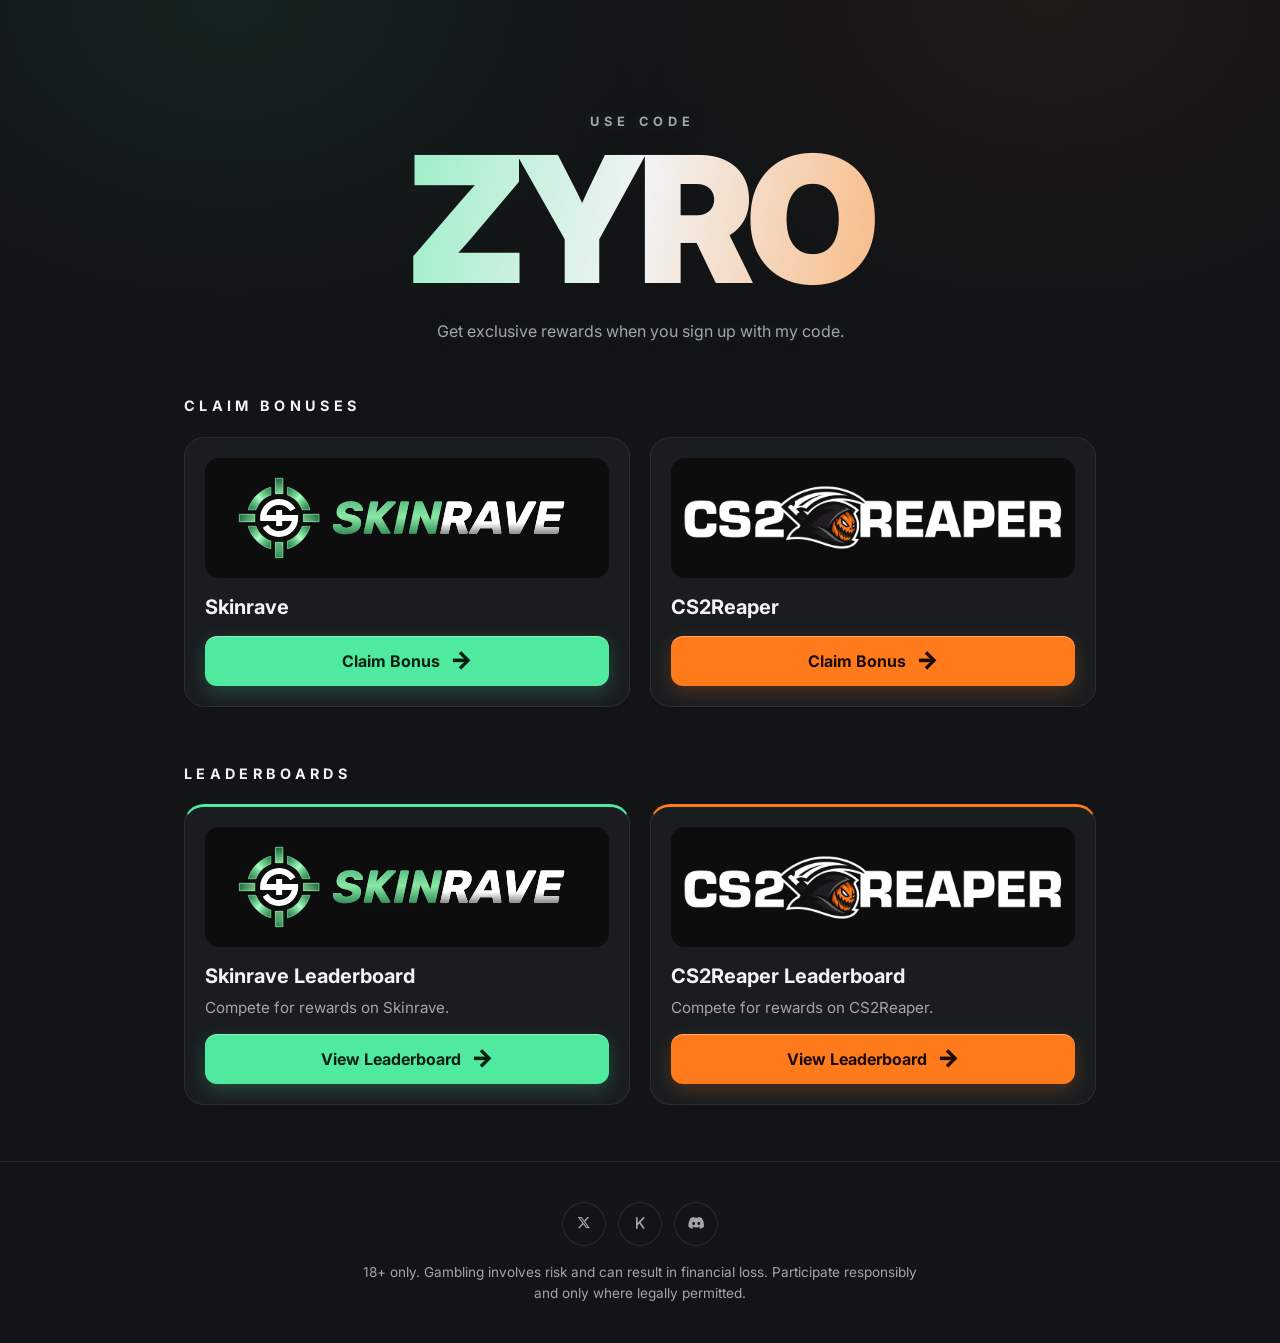
<file: index.html>
<!DOCTYPE html><html lang="en"><head><meta charset="UTF-8"><meta name="theme-color" content="#121416"><meta name="viewport" content="width=device-width,initial-scale=1"><link rel="stylesheet" href="css/main.css"><link rel="stylesheet" href="https://cdnjs.cloudflare.com/ajax/libs/font-awesome/6.5.2/css/all.min.css"><link href="https://fonts.googleapis.com/css2?family=Inter:wght@400;600;700;800;900&display=swap" rel="stylesheet"><title>Zyro — Use code ZYRO</title></head>
<body class="home-theme"><main class="home">
<section class="hero"><p class="eyebrow">USE CODE</p><h1 class="code">ZYRO</h1>
<p class="sub">Get exclusive rewards when you sign up with my code.</p></section>
<section class="block"><h2>Claim Bonuses</h2><div class="cards">
<article class="pcard" data-platform="skinrave"><div class="logo-tile"><img src="assets/skinrave-logo.svg" alt="Skinrave"></div><h3>Skinrave</h3><a class="btn" data-claim="skinrave">Claim Bonus</a></article>
<article class="pcard" data-platform="cs2reaper"><div class="logo-tile"><img src="assets/cs2reaper.png" alt="CS2Reaper"></div><h3>CS2Reaper</h3><a class="btn" data-claim="cs2reaper">Claim Bonus</a></article>
</div></section>
<section class="block"><h2>Leaderboards</h2><div class="cards">
<a class="pcard lb" data-platform="skinrave" href="leaderboards/skinrave.html"><div class="logo-tile"><img src="assets/skinrave-logo.svg" alt="Skinrave"></div><h3>Skinrave Leaderboard</h3><p>Compete for rewards on Skinrave.</p><span class="btn">View Leaderboard</span></a>
<a class="pcard lb" data-platform="cs2reaper" href="leaderboards/cs2reaper.html"><div class="logo-tile"><img src="assets/cs2reaper.png" alt="CS2Reaper"></div><h3>CS2Reaper Leaderboard</h3><p>Compete for rewards on CS2Reaper.</p><span class="btn">View Leaderboard</span></a>
</div></section></main>
<footer id="site-footer"></footer><script src="js/config.js"></script><script src="js/app.js" defer></script></body></html>
</file>
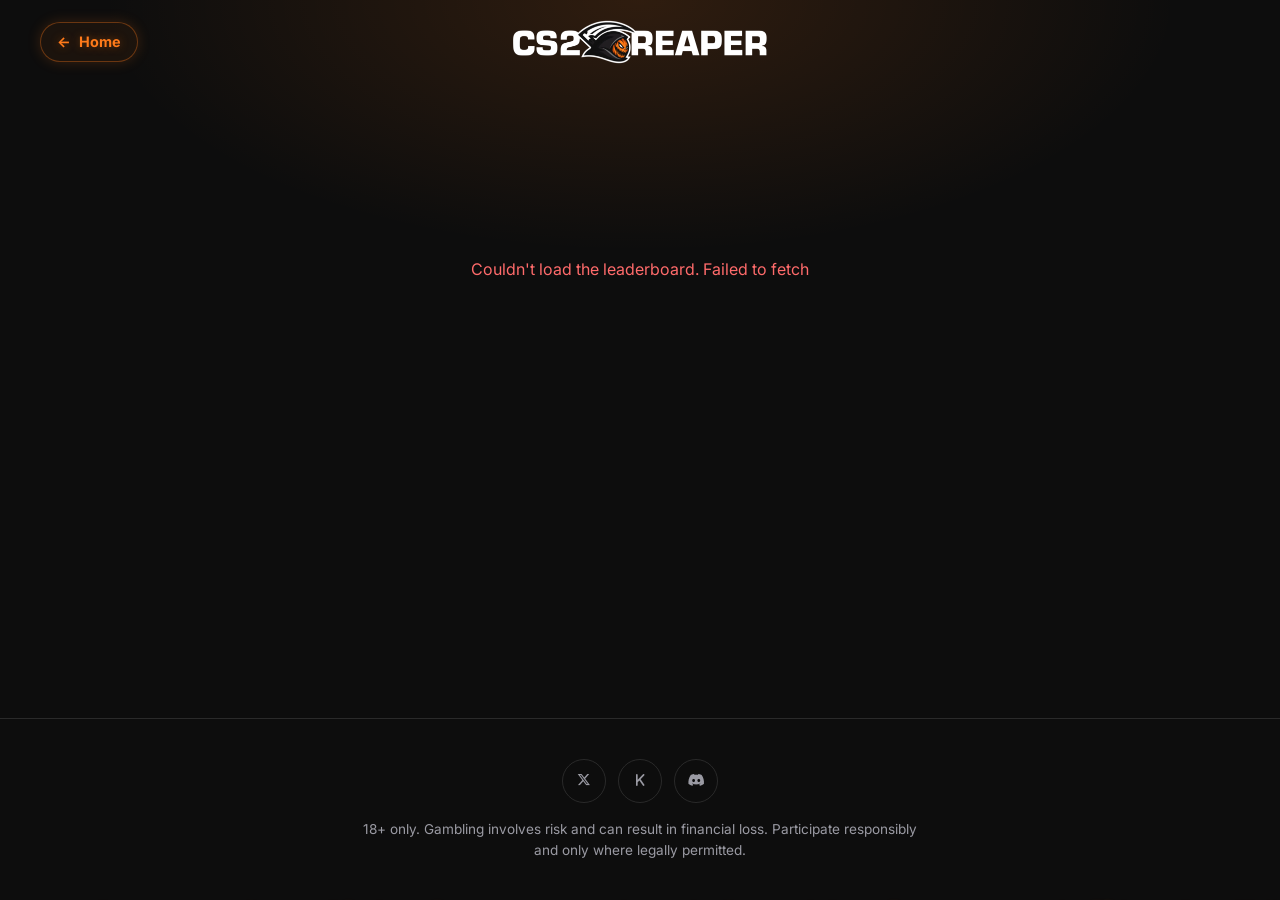
<file: leaderboards/cs2reaper.html>
<!DOCTYPE html><html lang="en"><head><meta charset="UTF-8"><meta name="viewport" content="width=device-width,initial-scale=1"><link rel="stylesheet" href="../css/main.css"><link rel="stylesheet" href="https://cdnjs.cloudflare.com/ajax/libs/font-awesome/6.5.2/css/all.min.css"><link href="https://fonts.googleapis.com/css2?family=Inter:wght@400;600;700;800;900&display=swap" rel="stylesheet"><title>CS2Reaper Leaderboard · Zyro</title></head>
<body class="dark" data-platform="cs2reaper"><div id="preloader"><i></i><i></i><i></i></div>
<header class="lb-head"><a class="back" href="../index.html"><span aria-hidden="true">←</span> Home</a><img src="../assets/cs2reaper.png" alt="CS2Reaper"></header>
<main><div id="pool" class="pool"></div><div id="label" class="label"></div>
<section id="podium" class="podium"></section><section id="timer" class="timer"></section>
<section id="rows" class="rows"></section><div id="msg" class="msg"></div></main>
<footer id="site-footer"></footer><script src="../js/config.js"></script><script src="../js/app.js" defer></script></body></html>
</file>
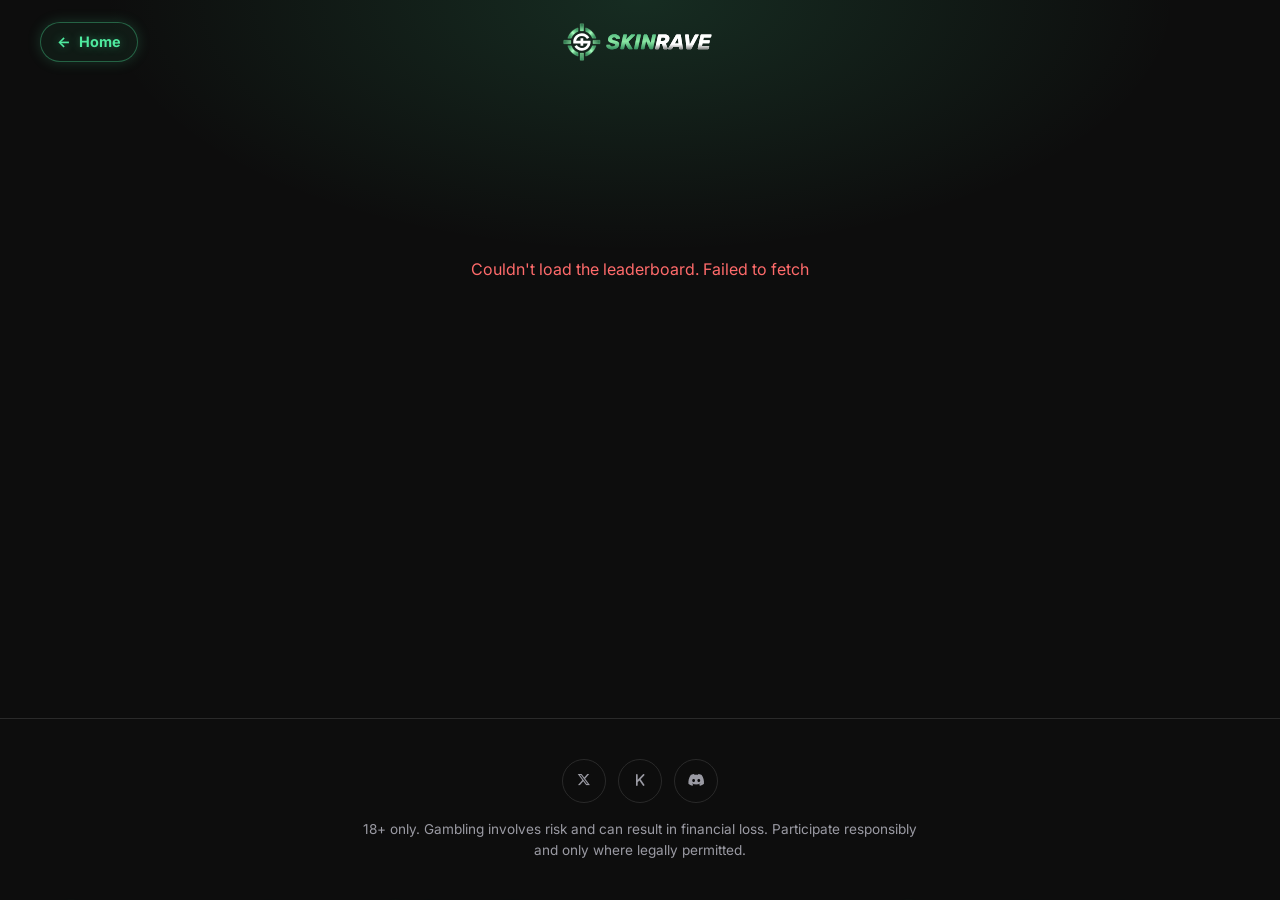
<file: leaderboards/skinrave.html>
<!DOCTYPE html><html lang="en"><head><meta charset="UTF-8"><meta name="viewport" content="width=device-width,initial-scale=1"><link rel="stylesheet" href="../css/main.css"><link rel="stylesheet" href="https://cdnjs.cloudflare.com/ajax/libs/font-awesome/6.5.2/css/all.min.css"><link href="https://fonts.googleapis.com/css2?family=Inter:wght@400;600;700;800;900&display=swap" rel="stylesheet"><title>Skinrave Leaderboard · Zyro</title></head>
<body class="dark" data-platform="skinrave"><div id="preloader"><i></i><i></i><i></i></div>
<header class="lb-head"><a class="back" href="../index.html"><span aria-hidden="true">←</span> Home</a><img src="../assets/skinrave-logo.svg" alt="Skinrave"></header>
<main><div id="pool" class="pool"></div><div id="label" class="label"></div>
<section id="podium" class="podium"></section><section id="timer" class="timer"></section>
<section id="rows" class="rows"></section><div id="msg" class="msg"></div></main>
<footer id="site-footer"></footer><script src="../js/config.js"></script><script src="../js/app.js" defer></script></body></html>
</file>
<file: css/main.css>
*{box-sizing:border-box;margin:0}
html{scroll-behavior:smooth}
body{font:400 16px/1.5 'Inter',system-ui,sans-serif;min-height:100vh;display:flex;flex-direction:column;overflow-x:hidden}
main{flex:1}
a{color:inherit;text-decoration:none}
img{max-width:100%;display:block}
.home-theme{color-scheme:dark;background:radial-gradient(50% 35% at 18% 0,rgba(79,234,159,.07),transparent 70%),radial-gradient(50% 35% at 82% 0,rgba(255,122,26,.06),transparent 70%),#121416;color:#F1F3F4;--line:#2a2e33;--muted:#A1A6AD;--card:#1a1d20;--fx:rgba(79,234,159,.45)}
.dark{color:#f2f2f2;--line:#2a2a2a;--muted:#9a9aa3;background:radial-gradient(60% 40% at 50% 0,rgba(var(--rgb),.14),transparent 70%),#0d0d0d}
[data-platform=skinrave]{--accent:#4FEA9F;--on:#06200f;--rgb:79,234,159;--fx:rgba(79,234,159,.9)}
[data-platform=cs2reaper]{--accent:#ff7a1a;--on:#1a0a00;--rgb:255,122,26;--fx:rgba(255,122,26,.9)}
main,.lb-head,footer{position:relative;z-index:1}

/* footer */
footer{padding:40px 24px;text-align:center;border-top:1px solid var(--line);color:var(--muted);font-size:.85rem}
footer p{max-width:560px;margin:16px auto 0}
.socials{display:flex;justify-content:center;gap:12px;flex-wrap:wrap}
.socials a{width:44px;height:44px;border:1px solid var(--line);border-radius:50%;display:grid;place-items:center;color:inherit;transition:.2s}
.socials a:hover{transform:translateY(-3px);border-color:currentColor}

/* landing */
.home{max-width:960px;margin:0 auto;padding:0 24px}
.hero{text-align:center;padding:clamp(56px,11vw,112px) 0 52px}
.eyebrow,.sub{text-shadow:0 0 18px rgba(18,201,124,.28)}
.eyebrow{letter-spacing:.4em;padding-left:.4em;font-weight:700;font-size:.8rem;color:var(--muted)}
.code{font-size:clamp(4.4rem,22vw,11rem);font-weight:900;line-height:1;letter-spacing:-.04em;background:linear-gradient(100deg,#4FEA9F 0%,#F1F3F4 50%,#ff8a2a 100%);-webkit-background-clip:text;background-clip:text;color:transparent;animation:rise .8s both}
.sub{max-width:420px;margin:12px auto 0;color:var(--muted);font-size:1rem}
.block{padding-bottom:56px}
.block h2{font-size:.9rem;letter-spacing:.3em;text-transform:uppercase;margin-bottom:20px}
.cards{display:grid;grid-template-columns:1fr 1fr;gap:20px}
.pcard{background:var(--card);border:1px solid var(--line);border-radius:20px;padding:20px;display:flex;flex-direction:column;gap:14px;transition:.25s}
.pcard:hover{transform:translateY(-4px);border-color:rgba(var(--rgb),.45);box-shadow:0 14px 34px rgba(0,0,0,.45)}
.logo-tile{background:#0d0d0d;border-radius:14px;height:120px;display:grid;place-items:center;padding:12px}
.logo-tile img{max-height:96px;object-fit:contain}
.pcard h3{font-size:1.25rem}
.pcard p{color:var(--muted);font-size:.95rem;margin-top:-8px}
.lb{border-top:3px solid var(--accent)}
.btn{margin-top:auto;display:inline-flex;align-items:center;justify-content:center;gap:8px;white-space:nowrap;padding:13px 22px;border-radius:12px;font-weight:700;background:var(--accent);color:var(--on);box-shadow:inset 0 1px 0 rgba(255,255,255,.35),0 6px 18px rgba(var(--rgb),.22);transition:filter .2s,box-shadow .25s}
.btn{gap:10px}
.pcard:hover .btn{filter:brightness(1.1);box-shadow:inset 0 1px 0 rgba(255,255,255,.4),0 8px 24px rgba(var(--rgb),.4)}
.btn::after{content:"→";display:inline-block;font-size:1.5em;font-weight:900;line-height:1;margin-top:-.08em;transition:transform .2s ease}
.pcard:hover .btn::after,.btn:focus-visible::after{transform:translateX(6px)}
.btn:focus-visible,.lb:focus-visible{outline:2px solid var(--accent);outline-offset:3px}
.btn[aria-disabled=true]::after{content:none}
.btn[aria-disabled=true]{opacity:.45;pointer-events:none}

/* leaderboard */
.lb-head{display:grid;grid-template-columns:1fr auto 1fr;align-items:center;gap:12px;padding:20px clamp(16px,4vw,40px)}
.lb-head::after{content:""}
.lb-head img{height:44px;width:auto;max-width:100%;object-fit:contain;justify-self:center}
.back{justify-self:start;display:inline-flex;align-items:center;gap:8px;padding:8px 16px;border:1px solid rgba(var(--rgb),.35);border-radius:999px;background:rgba(var(--rgb),.06);color:var(--accent);font-weight:700;font-size:.9rem;text-shadow:0 0 10px rgba(var(--rgb),.4);box-shadow:0 0 14px rgba(var(--rgb),.18);transition:box-shadow .25s,background .25s,border-color .25s}
.back span{display:inline-block;transition:transform .2s}
.back:hover{background:rgba(var(--rgb),.12);border-color:rgba(var(--rgb),.6);box-shadow:0 0 22px rgba(var(--rgb),.35)}
.back:hover span{transform:translateX(-3px)}
.back:focus-visible{outline:2px solid var(--accent);outline-offset:3px}
.pool{text-align:center;font-size:clamp(3.4rem,12vw,6.5rem);font-weight:900;line-height:1.1;color:var(--accent);text-shadow:0 0 40px rgba(var(--rgb),.35);margin-top:24px}
[data-platform=cs2reaper] .pool{font-size:clamp(3rem,10.5vw,5.7rem)}
.amt{display:inline-flex;align-items:center;gap:.25em}
.amt img{height:.8em;width:auto;filter:drop-shadow(0 0 5px rgba(79,234,159,.5))}
.prize .amt img{filter:drop-shadow(0 0 1px rgba(0,0,0,.95)) drop-shadow(0 0 2px rgba(0,0,0,.55))}
.label{text-align:center;letter-spacing:.5em;text-transform:uppercase;font-weight:800;font-size:.95rem;margin-top:4px;min-height:1.4em;padding-left:.5em}
.podium{display:grid;grid-template-columns:repeat(3,minmax(0,1fr));gap:20px;align-items:start;max-width:1000px;margin:56px auto 0;padding:0 24px}
.pc{--c:#c3c9d6;position:relative;overflow:hidden;min-height:370px;margin-top:56px;padding:18px 16px;border:1.5px solid var(--c);border-radius:16px;background:linear-gradient(180deg,rgba(255,255,255,.05),#161616 70%);display:flex;flex-direction:column;align-items:center;gap:6px;text-align:center}
.pc::before{content:"";position:absolute;inset:0 0 50%;background:radial-gradient(rgba(255,255,255,.12) 1px,transparent 1px) 0 0/8px 8px;-webkit-mask-image:linear-gradient(#000,transparent);mask-image:linear-gradient(#000,transparent);pointer-events:none}
.pc>*{position:relative}
.p1{--c:var(--accent);order:2;margin-top:0;min-height:425px;background:linear-gradient(180deg,rgba(var(--rgb),.16),#161616 70%);box-shadow:0 0 40px rgba(var(--rgb),.12)}
.p2{order:1}.p3{--c:#c98a5a;order:3}
.pl{align-self:flex-start;font-weight:800;font-size:.85rem;color:var(--c)}
.av{position:relative;width:88px;height:88px;border-radius:50%;border:3px solid var(--c);background:#222;display:grid;place-items:center;font-size:2rem;font-weight:800;overflow:hidden;flex-shrink:0}
.av img{position:absolute;inset:0;width:100%;height:100%;object-fit:cover}
.pc h3{font-size:1.15rem;max-width:100%;overflow:hidden;text-overflow:ellipsis;white-space:nowrap;margin-top:6px}
.badge{font-style:normal;font-size:.7rem;font-weight:700;padding:2px 8px;border-radius:6px;background:rgba(var(--rgb),.15);color:var(--accent)}
.wg{margin-top:auto;color:var(--muted);font-size:.95rem;padding-top:16px}
.wv{font-weight:800;font-size:1.15rem}
.prize{margin-top:8px;min-width:120px;padding:11px 20px;border-radius:10px;font-weight:800;font-size:1.1rem;background:var(--c);color:#111}
.timer{text-align:center;margin:48px 0}
.cap{letter-spacing:.3em;text-transform:uppercase;font-size:.8rem;font-weight:700;color:var(--muted);margin-bottom:10px}
.cd{display:flex;justify-content:center;gap:clamp(14px,5vw,28px)}
.cd b{display:block;font-size:clamp(2rem,9vw,2.8rem);font-weight:800;line-height:1.1}
.cd small{font-size:.75rem;font-weight:700;color:var(--muted)}
.rows{max-width:1000px;margin:0 auto 48px;padding:0 24px}
.row{display:grid;grid-template-columns:52px minmax(0,1fr) auto 90px;gap:14px;align-items:center;padding:12px 16px;border-bottom:1px solid var(--line)}
.row.h{color:var(--muted);font-size:.75rem;letter-spacing:.15em;text-transform:uppercase;font-weight:700}
.row .who{display:flex;align-items:center;gap:12px;min-width:0}
.row .who b{overflow:hidden;text-overflow:ellipsis;white-space:nowrap}
.row .av{width:38px;height:38px;border-width:2px;font-size:1rem;border-color:rgba(var(--rgb),.5)}
.row .pr{text-align:right;font-weight:700;color:var(--accent)}
.msg{text-align:center;padding:24px;color:var(--muted)}
.msg.err{color:#ff6b6b}
#preloader{position:fixed;inset:0;background:#0d0d0d;display:flex;align-items:center;justify-content:center;z-index:9;transition:opacity .4s}
#preloader.done{opacity:0;pointer-events:none}
#preloader i{width:4px;height:34px;margin:2px;border-radius:2px;background:var(--accent);animation:bar .9s infinite ease-in-out}
#preloader i:nth-child(2){animation-delay:.15s}#preloader i:nth-child(3){animation-delay:.3s}

#bar{position:fixed;top:0;left:0;width:100%;height:3px;background:var(--accent,#4FEA9F);box-shadow:0 0 8px rgba(var(--rgb,79,234,159),.6);transform:scaleX(0);transform-origin:0 50%;opacity:0;z-index:1000;pointer-events:none;transition:transform .25s ease-out,opacity .3s}
#fx{position:fixed;inset:0;z-index:0;pointer-events:none;overflow:hidden}
#fx i{position:absolute;bottom:-10px;border-radius:50%;background:var(--fx);box-shadow:0 0 6px var(--fx);animation:float linear infinite;will-change:transform}
@keyframes float{0%{transform:translateY(0);opacity:0}15%,85%{opacity:var(--o)}100%{transform:translateY(-110vh);opacity:0}}
@keyframes bar{50%{transform:scaleY(.4)}}
@keyframes rise{from{opacity:0;transform:translateY(24px)}}

@media(max-width:820px){
  .podium{grid-template-columns:1fr;max-width:420px}
  .pc,.p1{order:0;margin-top:0;min-height:0}
  .p1{order:-1}
  .wg{padding-top:10px}
}
@media(max-width:480px){[data-platform=cs2reaper] .label{font-size:.8rem;letter-spacing:.3em;padding-left:.3em}.lb-head img{height:34px}.back{font-size:.8rem;padding:6px 12px}}
@media(max-width:640px){
  .cards{grid-template-columns:1fr}
  .row{grid-template-columns:44px minmax(0,1fr) auto;gap:10px;padding:12px 8px}
  .row .pr{grid-column:2/-1;text-align:left;font-size:.85rem;margin-top:-6px}
  .row.h .pr{display:none}
}
@media(prefers-reduced-motion:reduce){*{animation:none!important;transition:none!important}}
</file>
